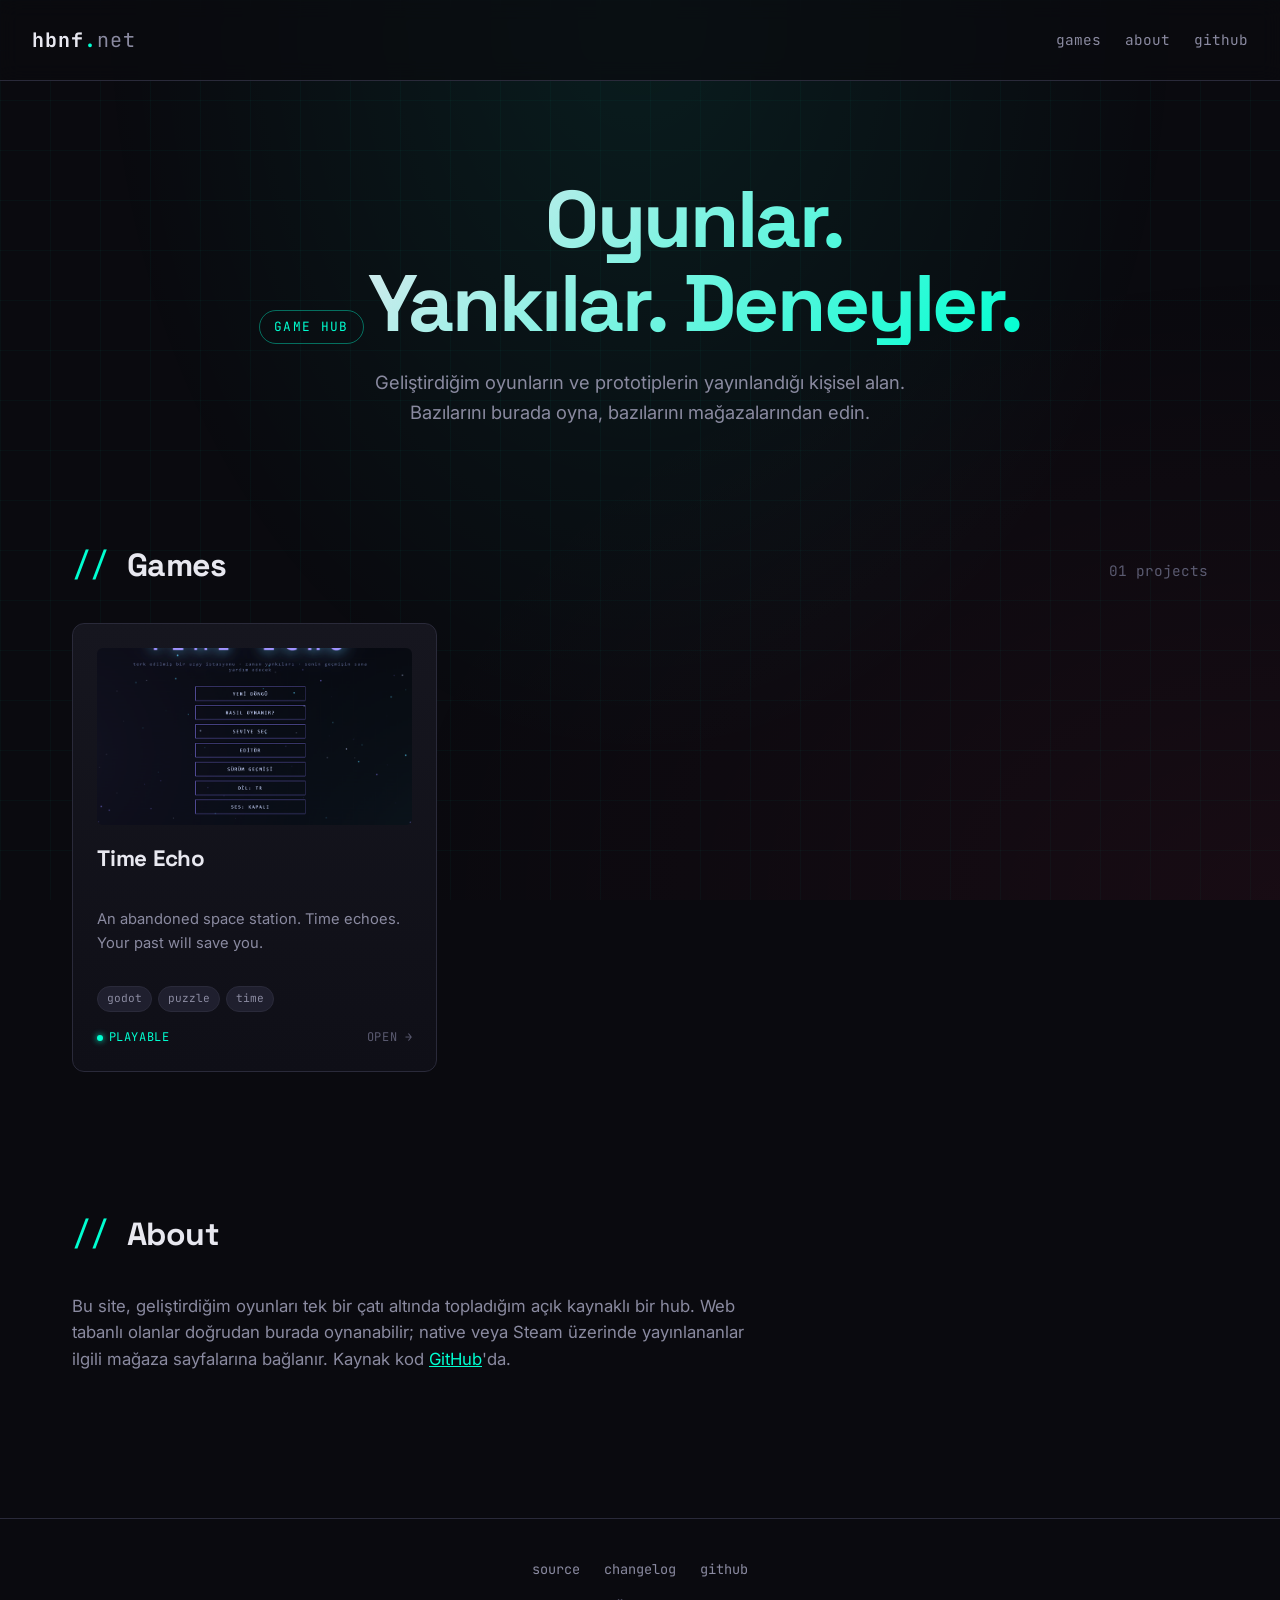
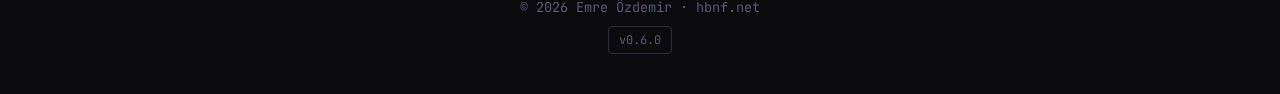
<file: index.html>
<!DOCTYPE html>
<html lang="tr">
<head>
  <meta charset="UTF-8">
  <meta name="viewport" content="width=device-width, initial-scale=1.0">
  <title>hbnf.net — GameHub</title>
  <meta name="description" content="Emre Özdemir tarafından geliştirilen oyunların yayınlandığı kişisel game hub.">
  <meta name="theme-color" content="#0a0a0f">

  <!-- Open Graph -->
  <meta property="og:title" content="hbnf.net — GameHub">
  <meta property="og:description" content="Geliştirdiğim oyunları keşfedin.">
  <meta property="og:type" content="website">
  <meta property="og:url" content="https://hbnf.net">

  <!-- Fonts -->
  <link rel="preconnect" href="https://fonts.googleapis.com">
  <link rel="preconnect" href="https://fonts.gstatic.com" crossorigin>
  <link href="https://fonts.googleapis.com/css2?family=Inter:wght@400;500;600;700&family=JetBrains+Mono:wght@400;500;700&family=Space+Grotesk:wght@500;700&display=swap" rel="stylesheet">

  <link rel="stylesheet" href="assets/css/style.css">
</head>
<body>

  <header class="site-header">
    <a href="/" class="logo">hbnf<span class="dot">.</span><span class="ext">net</span></a>
    <nav class="nav">
      <a href="#games">games</a>
      <a href="#about">about</a>
      <a href="https://github.com/emrezdemir" target="_blank" rel="noopener">github</a>
    </nav>
  </header>

  <main>
    <section class="hero">
      <span class="tag">GAME HUB</span>
      <h1>Oyunlar.<br>Yankılar. Deneyler.</h1>
      <p>Geliştirdiğim oyunların ve prototiplerin yayınlandığı kişisel alan. Bazılarını burada oyna, bazılarını mağazalarından edin.</p>
    </section>

    <section class="section" id="games">
      <div class="section-head">
        <h2>Games</h2>
        <span class="count"><span id="games-count">--</span> projects</span>
      </div>
      <div class="games-grid" id="games-grid">
        <div class="loading">Yükleniyor</div>
      </div>
      <nav class="pagination" id="pagination" aria-label="Sayfa gezinmesi" hidden></nav>
    </section>

    <section class="section" id="about">
      <div class="section-head">
        <h2>About</h2>
      </div>
      <p style="max-width: 700px; color: var(--text-dim); font-size: 1.05rem;">
        Bu site, geliştirdiğim oyunları tek bir çatı altında topladığım açık kaynaklı bir hub.
        Web tabanlı olanlar doğrudan burada oynanabilir; native veya Steam üzerinde yayınlananlar
        ilgili mağaza sayfalarına bağlanır. Kaynak kod
        <a href="https://github.com/emrezdemir/hbnf.net" style="color: var(--accent);">GitHub</a>'da.
      </p>
    </section>
  </main>

  <footer class="site-footer">
    <div class="links">
      <a href="https://github.com/emrezdemir/hbnf.net">source</a>
      <a href="https://github.com/emrezdemir/hbnf.net/blob/main/CHANGELOG.md">changelog</a>
      <a href="https://github.com/emrezdemir">github</a>
    </div>
    <div>© 2026 Emre Özdemir · hbnf.net</div>
    <div class="version" id="version">v0.6.0</div>
  </footer>

  <script src="data/games.js"></script>
  <script src="assets/js/main.js"></script>
</body>
</html>
</file>
<file: assets/css/style.css>
/* ============================================================
   hbnf.net — GameHub
   Dark + neon arcade theme
   ============================================================ */

:root {
  /* Palette */
  --bg-0: #0a0a0f;
  --bg-1: #0f0f17;
  --bg-2: #16161f;
  --bg-3: #1f1f2e;
  --text: #e8e8f0;
  --text-dim: #8a8aa0;
  --text-mute: #5a5a70;
  --accent: #00ffd1;      /* neon cyan */
  --accent-2: #ff2e63;    /* neon pink */
  --accent-3: #ffb800;    /* amber */
  --border: #2a2a3a;
  --border-glow: rgba(0, 255, 209, 0.4);

  /* Type */
  --font-display: "Space Grotesk", "Inter", system-ui, sans-serif;
  --font-mono: "JetBrains Mono", "Fira Code", ui-monospace, monospace;
  --font-body: "Inter", system-ui, -apple-system, sans-serif;

  /* Layout */
  --maxw: 1200px;
  --radius: 12px;
  --radius-sm: 6px;
}

/* ---------- Reset ---------- */
*, *::before, *::after { box-sizing: border-box; }
html, body { margin: 0; padding: 0; }
body {
  font-family: var(--font-body);
  background: var(--bg-0);
  color: var(--text);
  line-height: 1.6;
  min-height: 100vh;
  overflow-x: hidden;
  -webkit-font-smoothing: antialiased;
}

/* Background: subtle grid */
body::before {
  content: "";
  position: fixed; inset: 0;
  background-image:
    linear-gradient(rgba(0, 255, 209, 0.03) 1px, transparent 1px),
    linear-gradient(90deg, rgba(0, 255, 209, 0.03) 1px, transparent 1px);
  background-size: 50px 50px;
  pointer-events: none;
  z-index: 0;
}
body::after {
  content: "";
  position: fixed; inset: 0;
  background: radial-gradient(ellipse at top, rgba(0, 255, 209, 0.08), transparent 60%),
              radial-gradient(ellipse at bottom right, rgba(255, 46, 99, 0.06), transparent 50%);
  pointer-events: none;
  z-index: 0;
}

main, header, footer { position: relative; z-index: 1; }

/* ---------- Header ---------- */
.site-header {
  padding: 1.5rem 2rem;
  display: flex;
  justify-content: space-between;
  align-items: center;
  border-bottom: 1px solid var(--border);
  backdrop-filter: blur(10px);
  background: rgba(10, 10, 15, 0.7);
  position: sticky; top: 0;
  z-index: 10;
}
.logo {
  font-family: var(--font-mono);
  font-size: 1.25rem;
  font-weight: 700;
  letter-spacing: 0.05em;
  color: var(--text);
  text-decoration: none;
}
.logo .dot { color: var(--accent); }
.logo .ext { color: var(--text-dim); font-weight: 400; }

.nav { display: flex; gap: 1.5rem; }
.nav a {
  color: var(--text-dim);
  text-decoration: none;
  font-size: 0.9rem;
  font-family: var(--font-mono);
  transition: color 0.2s;
}
.nav a:hover { color: var(--accent); }

/* ---------- Hero ---------- */
.hero {
  max-width: var(--maxw);
  margin: 0 auto;
  padding: 6rem 2rem 4rem;
  text-align: center;
}
.hero .tag {
  display: inline-block;
  font-family: var(--font-mono);
  font-size: 0.8rem;
  color: var(--accent);
  border: 1px solid var(--border-glow);
  padding: 0.35rem 0.9rem;
  border-radius: 999px;
  margin-bottom: 1.5rem;
  letter-spacing: 0.1em;
  text-transform: uppercase;
}
.hero h1 {
  font-family: var(--font-display);
  font-size: clamp(2.5rem, 7vw, 5rem);
  font-weight: 700;
  letter-spacing: -0.03em;
  line-height: 1.05;
  margin: 0 0 1.25rem;
  background: linear-gradient(135deg, var(--text) 0%, var(--accent) 100%);
  -webkit-background-clip: text;
  background-clip: text;
  -webkit-text-fill-color: transparent;
}
.hero p {
  font-size: 1.15rem;
  color: var(--text-dim);
  max-width: 600px;
  margin: 0 auto;
}

/* Glitch effect on hero title */
.hero h1 {
  position: relative;
  display: inline-block;
}

/* ---------- Section header ---------- */
.section {
  max-width: var(--maxw);
  margin: 0 auto;
  padding: 3rem 2rem;
}
.section-wide {
  max-width: 1500px;
  padding-top: 1.5rem;
}
.section-head {
  display: flex;
  align-items: baseline;
  justify-content: space-between;
  margin-bottom: 2rem;
  gap: 1rem;
  flex-wrap: wrap;
}
.section-head h2 {
  font-family: var(--font-display);
  font-size: 2rem;
  margin: 0;
  letter-spacing: -0.02em;
}
.section-head h2::before {
  content: "// ";
  color: var(--accent);
  font-family: var(--font-mono);
  font-weight: 400;
}
.section-head .count {
  font-family: var(--font-mono);
  color: var(--text-mute);
  font-size: 0.9rem;
}

/* ---------- Games grid ---------- */
.games-grid {
  display: grid;
  grid-template-columns: repeat(auto-fill, minmax(300px, 1fr));
  gap: 1.25rem;
}

.game-card {
  position: relative;
  background: linear-gradient(180deg, var(--bg-2) 0%, var(--bg-1) 100%);
  border: 1px solid var(--border);
  border-radius: var(--radius);
  padding: 1.5rem;
  text-decoration: none;
  color: inherit;
  transition: transform 0.25s ease, border-color 0.25s ease, box-shadow 0.25s ease;
  display: flex;
  flex-direction: column;
  gap: 1rem;
  overflow: hidden;
  cursor: pointer;
}
.game-card::before {
  content: "";
  position: absolute;
  inset: 0;
  background: linear-gradient(135deg, transparent 0%, rgba(0, 255, 209, 0.05) 100%);
  opacity: 0;
  transition: opacity 0.3s;
  pointer-events: none;
}
.game-card:hover {
  transform: translateY(-4px);
  border-color: var(--border-glow);
  box-shadow: 0 10px 40px -10px rgba(0, 255, 209, 0.2);
}
.game-card:hover::before { opacity: 1; }

.game-card .thumb {
  aspect-ratio: 16 / 9;
  background: var(--bg-3);
  border-radius: var(--radius-sm);
  position: relative;
  overflow: hidden;
  display: flex;
  align-items: center;
  justify-content: center;
  font-family: var(--font-mono);
  color: var(--text-mute);
  font-size: 0.85rem;
}
.game-card .thumb img {
  width: 100%; height: 100%;
  object-fit: cover;
}
.game-card .thumb .placeholder {
  background: linear-gradient(135deg, var(--bg-3), var(--bg-1));
  display: grid;
  place-items: center;
  width: 100%; height: 100%;
}

.game-card h3 {
  font-family: var(--font-display);
  font-size: 1.4rem;
  margin: 0;
  letter-spacing: -0.01em;
}
.game-card .desc {
  color: var(--text-dim);
  font-size: 0.92rem;
  flex-grow: 1;
}

.game-card .meta {
  display: flex;
  justify-content: space-between;
  align-items: center;
  font-family: var(--font-mono);
  font-size: 0.75rem;
  color: var(--text-mute);
  letter-spacing: 0.05em;
  text-transform: uppercase;
}

.tags { display: flex; flex-wrap: wrap; gap: 0.4rem; }
.tag-chip {
  font-family: var(--font-mono);
  font-size: 0.7rem;
  padding: 0.2rem 0.55rem;
  background: var(--bg-3);
  border: 1px solid var(--border);
  border-radius: 999px;
  color: var(--text-dim);
  text-transform: lowercase;
  letter-spacing: 0;
}

.status {
  display: inline-flex;
  align-items: center;
  gap: 0.35rem;
}
.status::before {
  content: "";
  width: 6px; height: 6px;
  border-radius: 50%;
  background: currentColor;
  box-shadow: 0 0 6px currentColor;
}
.status.live { color: var(--accent); }
.status.wip { color: var(--accent-3); }
.status.soon { color: var(--text-mute); }

/* ---------- Pagination ---------- */
.pagination {
  display: flex;
  justify-content: center;
  align-items: center;
  gap: 0.4rem;
  margin-top: 2.5rem;
  flex-wrap: wrap;
}
.page-btn {
  font-family: var(--font-mono);
  font-size: 0.85rem;
  padding: 0.5rem 0.85rem;
  min-width: 2.5rem;
  background: var(--bg-2);
  color: var(--text-dim);
  border: 1px solid var(--border);
  border-radius: var(--radius-sm);
  cursor: pointer;
  transition: all 0.2s ease;
}
.page-btn:hover:not(.disabled):not(.current) {
  color: var(--accent);
  border-color: var(--border-glow);
  background: var(--bg-3);
}
.page-btn.current {
  background: var(--accent);
  color: var(--bg-0);
  border-color: var(--accent);
  font-weight: 700;
  cursor: default;
}
.page-btn.disabled {
  opacity: 0.35;
  cursor: not-allowed;
}
.page-ellipsis {
  font-family: var(--font-mono);
  color: var(--text-mute);
  padding: 0 0.3rem;
}

/* ---------- Game detail page ---------- */
.back-link {
  font-family: var(--font-mono);
  font-size: 0.85rem;
  color: var(--text-dim);
  text-decoration: none;
  transition: color 0.2s;
  white-space: nowrap;
}
.back-link:hover { color: var(--accent); }

/* ---------- Player top bar ---------- */
.player-top {
  display: flex;
  align-items: center;
  gap: 1.25rem;
  margin-bottom: 1rem;
  flex-wrap: wrap;
}
.player-title {
  display: flex;
  align-items: center;
  gap: 0.75rem;
  flex: 1;
  min-width: 0;
}
.player-title h1 {
  font-family: var(--font-display);
  font-size: clamp(1.25rem, 2.5vw, 1.75rem);
  margin: 0;
  letter-spacing: -0.02em;
  white-space: nowrap;
  overflow: hidden;
  text-overflow: ellipsis;
}
.player-actions {
  display: flex;
  gap: 0.5rem;
  flex-wrap: wrap;
}

.game-short {
  font-size: 1.1rem;
  color: var(--text);
  margin: 0 0 0.75rem;
}
.game-long {
  color: var(--text-dim);
  margin: 0 0 1rem;
  line-height: 1.7;
}

.info-block {
  margin-top: 2rem;
}
.info-block-main { margin-top: 2rem; }
.info-block h3 {
  font-family: var(--font-display);
  font-size: 1.25rem;
  margin: 0 0 1rem;
  letter-spacing: -0.01em;
}
.info-block h3::before {
  content: "// ";
  color: var(--accent);
  font-family: var(--font-mono);
  font-weight: 400;
}
.btn {
  font-family: var(--font-mono);
  font-size: 0.9rem;
  font-weight: 700;
  letter-spacing: 0.05em;
  padding: 0.85rem 1.5rem;
  border-radius: var(--radius-sm);
  border: 1px solid;
  cursor: pointer;
  text-decoration: none;
  display: inline-flex;
  align-items: center;
  gap: 0.5rem;
  transition: all 0.2s ease;
}
.btn-primary {
  background: var(--accent);
  color: var(--bg-0);
  border-color: var(--accent);
  box-shadow: 0 0 24px -4px var(--accent);
}
.btn-primary:hover {
  transform: translateY(-1px);
  box-shadow: 0 0 32px -2px var(--accent);
}
.btn-secondary {
  background: transparent;
  color: var(--text);
  border-color: var(--border);
}
.btn-secondary:hover {
  border-color: var(--accent);
  color: var(--accent);
}
.btn-ghost {
  background: transparent;
  color: var(--text-dim);
  border-color: var(--border);
}
.btn-ghost:hover {
  color: var(--accent-2);
  border-color: var(--accent-2);
}

.game-controls {
  margin-top: 1rem;
  padding: 1rem 1.25rem;
  background: var(--bg-2);
  border: 1px solid var(--border);
  border-radius: var(--radius-sm);
}
.game-controls h4 {
  margin: 0 0 0.5rem;
  font-family: var(--font-mono);
  font-size: 0.75rem;
  letter-spacing: 0.1em;
  text-transform: uppercase;
  color: var(--accent);
}
.game-controls p {
  margin: 0;
  font-family: var(--font-mono);
  font-size: 0.85rem;
  color: var(--text-dim);
}

.screenshots {
  display: grid;
  grid-template-columns: repeat(auto-fit, minmax(280px, 1fr));
  gap: 1rem;
}
.shot {
  display: block;
  aspect-ratio: 16 / 10;
  background: var(--bg-2);
  border: 1px solid var(--border);
  border-radius: var(--radius-sm);
  overflow: hidden;
  padding: 0;
  cursor: zoom-in;
  transition: border-color 0.2s, transform 0.2s;
}
.shot:hover {
  border-color: var(--border-glow);
  transform: translateY(-2px);
}
.shot img { width: 100%; height: 100%; object-fit: cover; display: block; }

/* ---------- Lightbox ---------- */
.lightbox {
  position: fixed;
  inset: 0;
  z-index: 1000;
  display: flex;
  align-items: center;
  justify-content: center;
  padding: 2rem;
}
.lightbox[hidden] { display: none; }
.lightbox-backdrop {
  position: absolute;
  inset: 0;
  background: rgba(5, 5, 10, 0.92);
  backdrop-filter: blur(8px);
  cursor: zoom-out;
}
.lightbox-figure {
  position: relative;
  z-index: 1;
  margin: 0;
  max-width: min(1400px, 100%);
  max-height: 100%;
  display: flex;
  flex-direction: column;
  align-items: center;
  gap: 0.75rem;
  pointer-events: none;
}
.lightbox-img {
  max-width: 100%;
  max-height: 85vh;
  object-fit: contain;
  border-radius: var(--radius-sm);
  box-shadow: 0 30px 80px -20px rgba(0, 0, 0, 0.8),
              0 0 60px -20px var(--accent);
  pointer-events: auto;
}
.lightbox-caption {
  font-family: var(--font-mono);
  font-size: 0.85rem;
  color: var(--text-dim);
  letter-spacing: 0.1em;
}

.lightbox-close,
.lightbox-prev,
.lightbox-next {
  position: absolute;
  z-index: 2;
  background: rgba(20, 20, 30, 0.7);
  color: var(--text);
  border: 1px solid var(--border);
  border-radius: 50%;
  width: 3rem;
  height: 3rem;
  font-size: 1.5rem;
  line-height: 1;
  cursor: pointer;
  display: flex;
  align-items: center;
  justify-content: center;
  transition: all 0.2s;
  backdrop-filter: blur(6px);
}
.lightbox-close { top: 1.25rem; right: 1.25rem; }
.lightbox-prev  { left: 1.25rem; top: 50%; transform: translateY(-50%); }
.lightbox-next  { right: 1.25rem; top: 50%; transform: translateY(-50%); }
.lightbox-close:hover,
.lightbox-prev:hover,
.lightbox-next:hover {
  color: var(--accent);
  border-color: var(--accent);
  background: rgba(0, 255, 209, 0.1);
}
@media (max-width: 640px) {
  .lightbox { padding: 0.5rem; }
  .lightbox-close,
  .lightbox-prev,
  .lightbox-next { width: 2.5rem; height: 2.5rem; font-size: 1.2rem; }
  .lightbox-close { top: 0.75rem; right: 0.75rem; }
  .lightbox-prev  { left: 0.5rem; }
  .lightbox-next  { right: 0.5rem; }
}

.player-frame {
  position: relative;
  aspect-ratio: 16 / 9;
  background: #000;
  border: 1px solid var(--border-glow);
  border-radius: var(--radius);
  overflow: hidden;
  box-shadow: 0 0 40px -10px var(--accent);
}
.player-frame iframe {
  position: absolute;
  inset: 0;
  width: 100%; height: 100%;
  border: 0;
}
.player-frame-empty {
  display: grid;
  place-items: center;
  box-shadow: none;
  border-style: dashed;
  border-color: var(--border);
}
.empty-state {
  text-align: center;
  padding: 2rem;
  color: var(--text-dim);
  max-width: 400px;
}
.empty-state .empty-title {
  font-family: var(--font-mono);
  font-size: 1rem;
  letter-spacing: 0.1em;
  color: var(--accent-3);
  margin-bottom: 0.5rem;
}

.not-found {
  text-align: center;
  padding: 4rem 1rem;
}
.not-found h1 {
  font-family: var(--font-mono);
  font-size: 6rem;
  margin: 0;
  color: var(--accent-2);
  text-shadow: 0 0 30px var(--accent-2);
}
.not-found p {
  color: var(--text-dim);
  font-family: var(--font-mono);
}

/* ---------- Footer ---------- */
.site-footer {
  border-top: 1px solid var(--border);
  margin-top: 5rem;
  padding: 2.5rem 2rem;
  text-align: center;
  font-family: var(--font-mono);
  font-size: 0.85rem;
  color: var(--text-mute);
}
.site-footer a { color: var(--text-dim); text-decoration: none; }
.site-footer a:hover { color: var(--accent); }
.site-footer .links {
  display: flex; gap: 1.5rem;
  justify-content: center;
  margin-bottom: 1rem;
}
.site-footer .version {
  display: inline-block;
  margin-top: 0.5rem;
  padding: 0.2rem 0.6rem;
  border: 1px solid var(--border);
  border-radius: 4px;
  font-size: 0.75rem;
}

/* ---------- Loading / empty ---------- */
.loading {
  text-align: center;
  padding: 3rem;
  font-family: var(--font-mono);
  color: var(--text-mute);
}
.loading::after {
  content: "...";
  display: inline-block;
  animation: dots 1.4s infinite;
}
@keyframes dots {
  0%, 20%   { content: "."; }
  40%       { content: ".."; }
  60%, 100% { content: "..."; }
}

/* ---------- Responsive ---------- */
@media (max-width: 768px) {
  .games-grid { grid-template-columns: repeat(auto-fill, minmax(260px, 1fr)); }
  .section-wide { padding-left: 1rem; padding-right: 1rem; }

  /* Player top bar stacks on smaller screens */
  .player-top {
    flex-direction: column;
    align-items: stretch;
    gap: 0.75rem;
  }
  .player-title h1 { white-space: normal; }
  .player-actions { justify-content: stretch; }
  .player-actions .btn {
    flex: 1 1 auto;
    justify-content: center;
    font-size: 0.8rem;
    padding: 0.7rem 0.85rem;
  }
}

@media (max-width: 640px) {
  .site-header {
    padding: 0.85rem 1rem;
    flex-wrap: wrap;
    gap: 0.5rem;
  }
  .logo { font-size: 1.1rem; }
  .nav { gap: 0.85rem; font-size: 0.85rem; }
  .nav a { font-size: 0.85rem; }

  .hero { padding: 3rem 1rem 2rem; }
  .hero h1 { line-height: 1.1; }
  .section { padding: 2rem 1rem; }

  .section-head {
    flex-direction: column;
    align-items: flex-start;
    gap: 0.35rem;
    margin-bottom: 1.5rem;
  }
  .section-head h2 { font-size: 1.6rem; }

  .games-grid { grid-template-columns: 1fr; gap: 1rem; }
  .game-card { padding: 1.25rem; }
  .game-card h3 { font-size: 1.25rem; }

  /* Pagination compaction on phones */
  .pagination { gap: 0.3rem; }
  .page-btn {
    padding: 0.45rem 0.65rem;
    min-width: 2.25rem;
    font-size: 0.8rem;
  }

  /* Game page */
  .player-title h1 { font-size: 1.15rem; }
  .player-actions .btn { font-size: 0.75rem; padding: 0.6rem 0.7rem; }
  .info-block h3 { font-size: 1.1rem; }
  .screenshots { grid-template-columns: 1fr; gap: 0.75rem; }

  /* Footer */
  .site-footer { padding: 2rem 1rem; font-size: 0.8rem; }
  .site-footer .links { flex-wrap: wrap; gap: 1rem; }
}

@media (max-width: 380px) {
  /* Very narrow phones */
  .nav { gap: 0.65rem; }
  .logo { font-size: 1rem; }
  .hero { padding: 2rem 1rem 1.5rem; }
  .hero .tag { font-size: 0.7rem; padding: 0.3rem 0.7rem; }
}

/* ---------- Reduced motion ---------- */
@media (prefers-reduced-motion: reduce) {
  *, *::before, *::after {
    animation-duration: 0.01ms !important;
    transition-duration: 0.01ms !important;
  }
}
</file>
